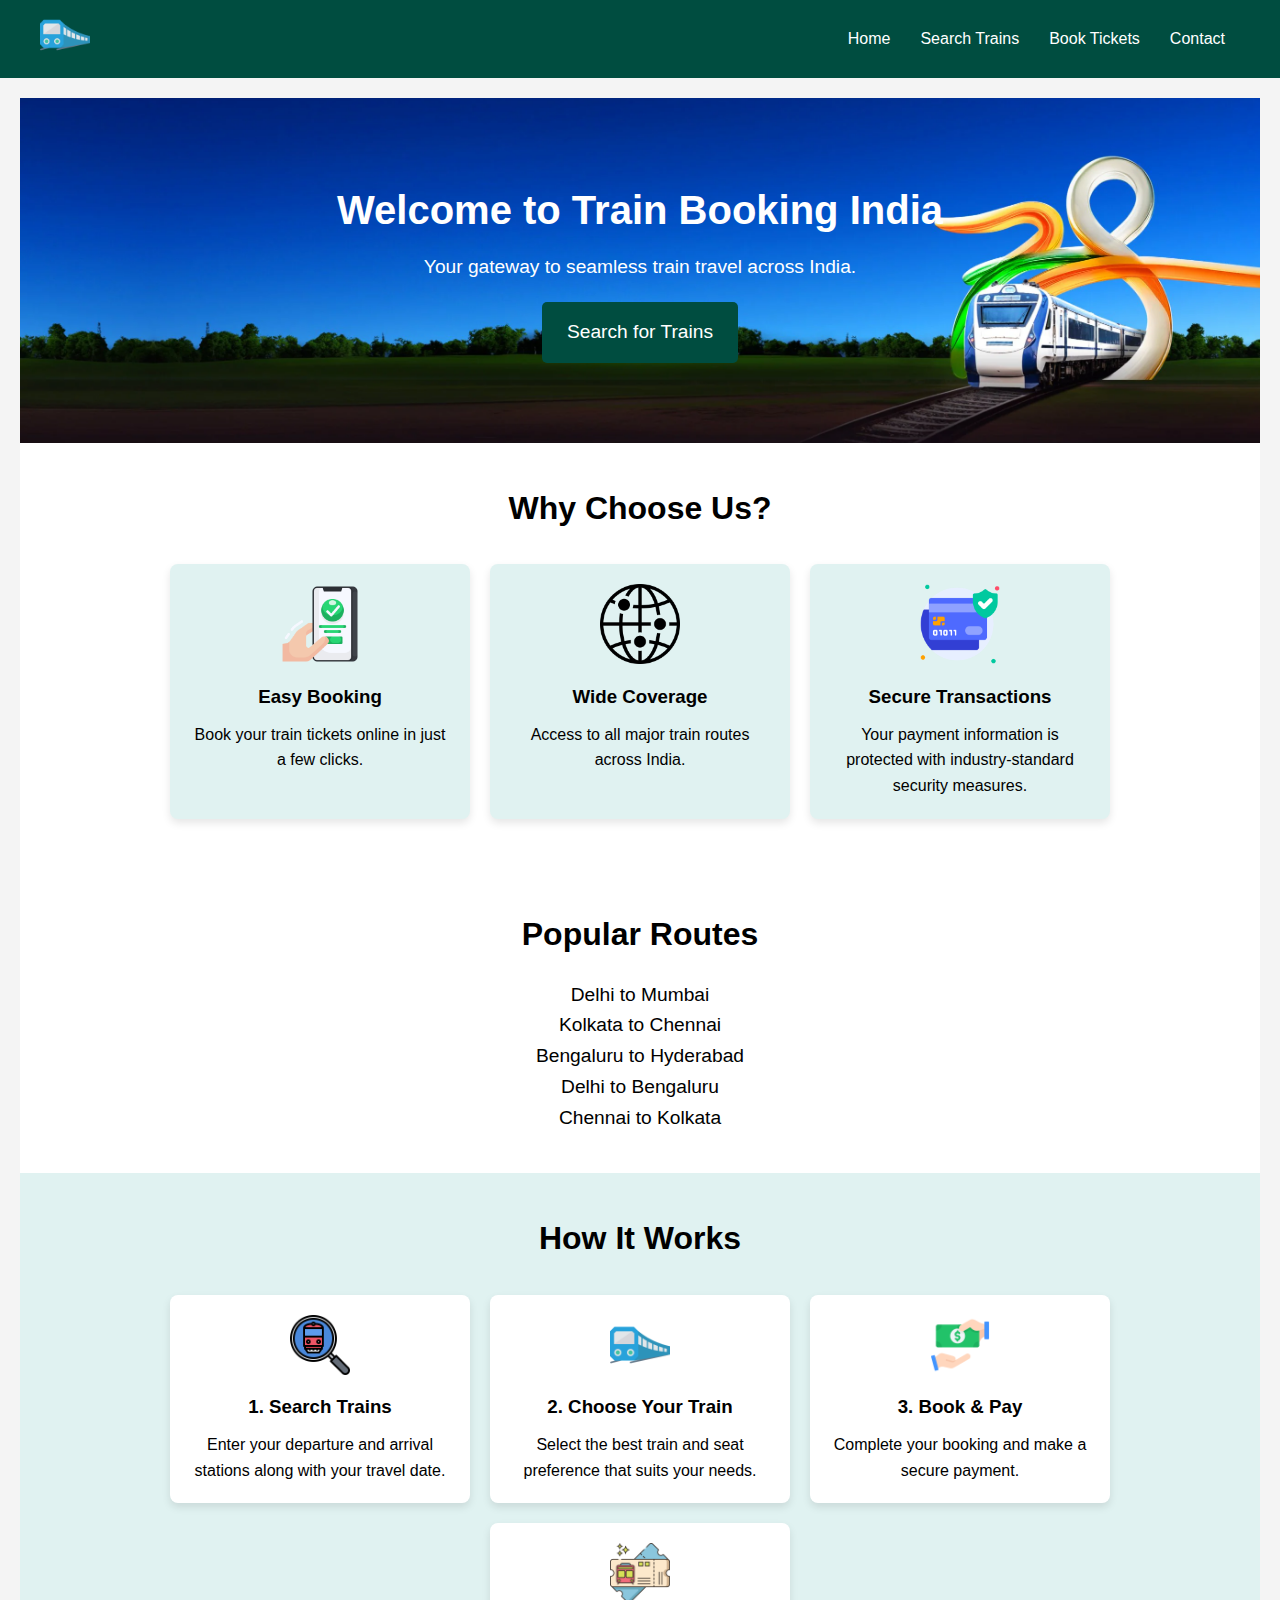
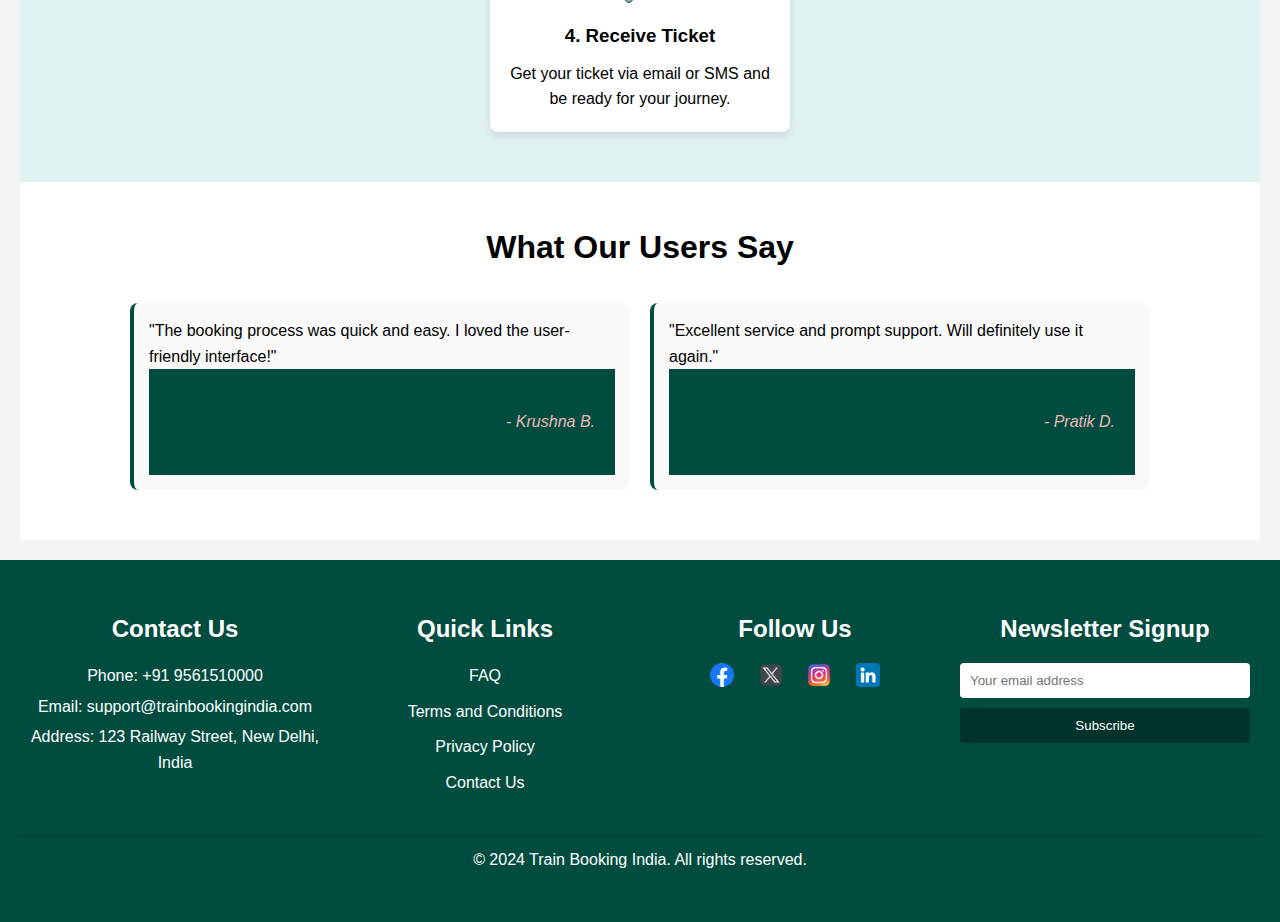
<file: index.html>
<!DOCTYPE html>
<html lang="en">
<head>
    <meta charset="UTF-8">
    <meta name="viewport" content="width=device-width, initial-scale=1.0">
    <title>Train Booking India</title>
    <link rel="icon" href="./icon/train.png" type="image">
    <link rel="stylesheet" href="./css/index.css">
</head>
<body>
    <header>
        <nav>
            <div class="logo">
                <a href="index.html">
                    <img src="./icon/train.png" alt="Train Booking India Logo">
                </a>
            </div>
            <ul class="nav-links">
                <li><a href="index.html">Home</a></li>
                <li><a href="./pages/search.html">Search Trains</a></li>
                <li><a href="./pages/book.html">Book Tickets</a></li>
                <li><a href="./pages/contact.html">Contact</a></li>
            </ul>
        </nav>
    </header>
    <main>
        <section class="hero">
            <div class="hero-content">
                <h1>Welcome to Train Booking India</h1>
                <p>Your gateway to seamless train travel across India.</p>
                <a href="./pages/search.html" class="cta-button">Search for Trains</a>
            </div>
        </section>

        <section class="features">
            <h2>Why Choose Us?</h2>
            <div class="feature-grid">
                <div class="feature">
                    <img src="./icon/booking.png" alt="Easy Booking">
                    <h3>Easy Booking</h3>
                    <p>Book your train tickets online in just a few clicks.</p>
                </div>
                <div class="feature">
                    <img src="./icon/worldwide-network-icon.png" alt="Wide Coverage">
                    <h3>Wide Coverage</h3>
                    <p>Access to all major train routes across India.</p>
                </div>
                <div class="feature">
                    <img src="./icon/transaction.png" alt="Secure Transactions">
                    <h3>Secure Transactions</h3>
                    <p>Your payment information is protected with industry-standard security measures.</p>
                </div>
            </div>
        </section>

        <section class="popular-routes">
            <h2>Popular Routes</h2>
            <ul>
                <li>Delhi to Mumbai</li>
                <li>Kolkata to Chennai</li>
                <li>Bengaluru to Hyderabad</li>
                <li>Delhi to Bengaluru</li>
                <li>Chennai to Kolkata</li>
            </ul>
        </section>

        <section class="how-it-works">
            <h2>How It Works</h2>
            <div class="steps">
                <div class="step">
                    <img src="./icon/train (1).png" alt="Search Trains">
                    <h3>1. Search Trains</h3>
                    <p>Enter your departure and arrival stations along with your travel date.</p>
                </div>
                <div class="step">
                    <img src="./icon/train.png" alt="Choose Your Train">
                    <h3>2. Choose Your Train</h3>
                    <p>Select the best train and seat preference that suits your needs.</p>
                </div>
                <div class="step">
                    <img src="./icon/payment.png" alt="Book & Pay">
                    <h3>3. Book & Pay</h3>
                    <p>Complete your booking and make a secure payment.</p>
                </div>
                <div class="step">
                    <img src="./icon/train-ticket.png" alt="Receive Ticket">
                    <h3>4. Receive Ticket</h3>
                    <p>Get your ticket via email or SMS and be ready for your journey.</p>
                </div>
            </div>
        </section>

        <section class="testimonials">
            <h2>What Our Users Say</h2>
            <div class="testimonial-grid">
                <blockquote>
                    <p>"The booking process was quick and easy. I loved the user-friendly interface!"</p>
                    <footer>- Krushna B.</footer>
                </blockquote>
                <blockquote>
                    <p>"Excellent service and prompt support. Will definitely use it again."</p>
                    <footer>- Pratik D.</footer>
                </blockquote>
            </div>
        </section>
    </main>
    <footer>
        <div class="footer-content">
            <div class="contact-info">
                <h3>Contact Us</h3>
                <p>Phone: +91 9561510000</p>
                <p>Email: support@trainbookingindia.com</p>
                <p>Address: 123 Railway Street, New Delhi, India</p>
            </div>
            <div class="quick-links">
                <h3>Quick Links</h3>
                <ul>
                    <li><a href="./pages/faq.html">FAQ</a></li>
                    <li><a href="./pages/terms.html">Terms and Conditions</a></li>
                    <li><a href="./pages/privacy.html">Privacy Policy</a></li>
                    <li><a href="./pages/contact.html">Contact Us</a></li>
                </ul>
            </div>
            <div class="social-media">
                <h3>Follow Us</h3>
                <a href="https://facebook.com/trainbookingindia" target="_blank"><img src="./icon/facebook.png" alt="Facebook"></a>
                <a href="https://twitter.com/trainbookingindia" target="_blank"><img src="./icon/Twitter.png" alt="Twitter"></a>
                <a href="https://instagram.com/trainbookingindia" target="_blank"><img src="./icon/instagram.png" alt="Instagram"></a>
                <a href="https://linkedin.com/company/trainbookingindia" target="_blank"><img src="./icon/linkedin.png" alt="LinkedIn"></a>
            </div>
            <div class="newsletter-signup">
                <h3>Newsletter Signup</h3>
                <form>
                    <input type="email" placeholder="Your email address" required>
                    <button type="submit">Subscribe</button>
                </form>
            </div>
        </div>
        <div class="footer-bottom">
            <p>&copy; 2024 Train Booking India. All rights reserved.</p>
        </div>
    </footer>
</body>
</html>
</file>
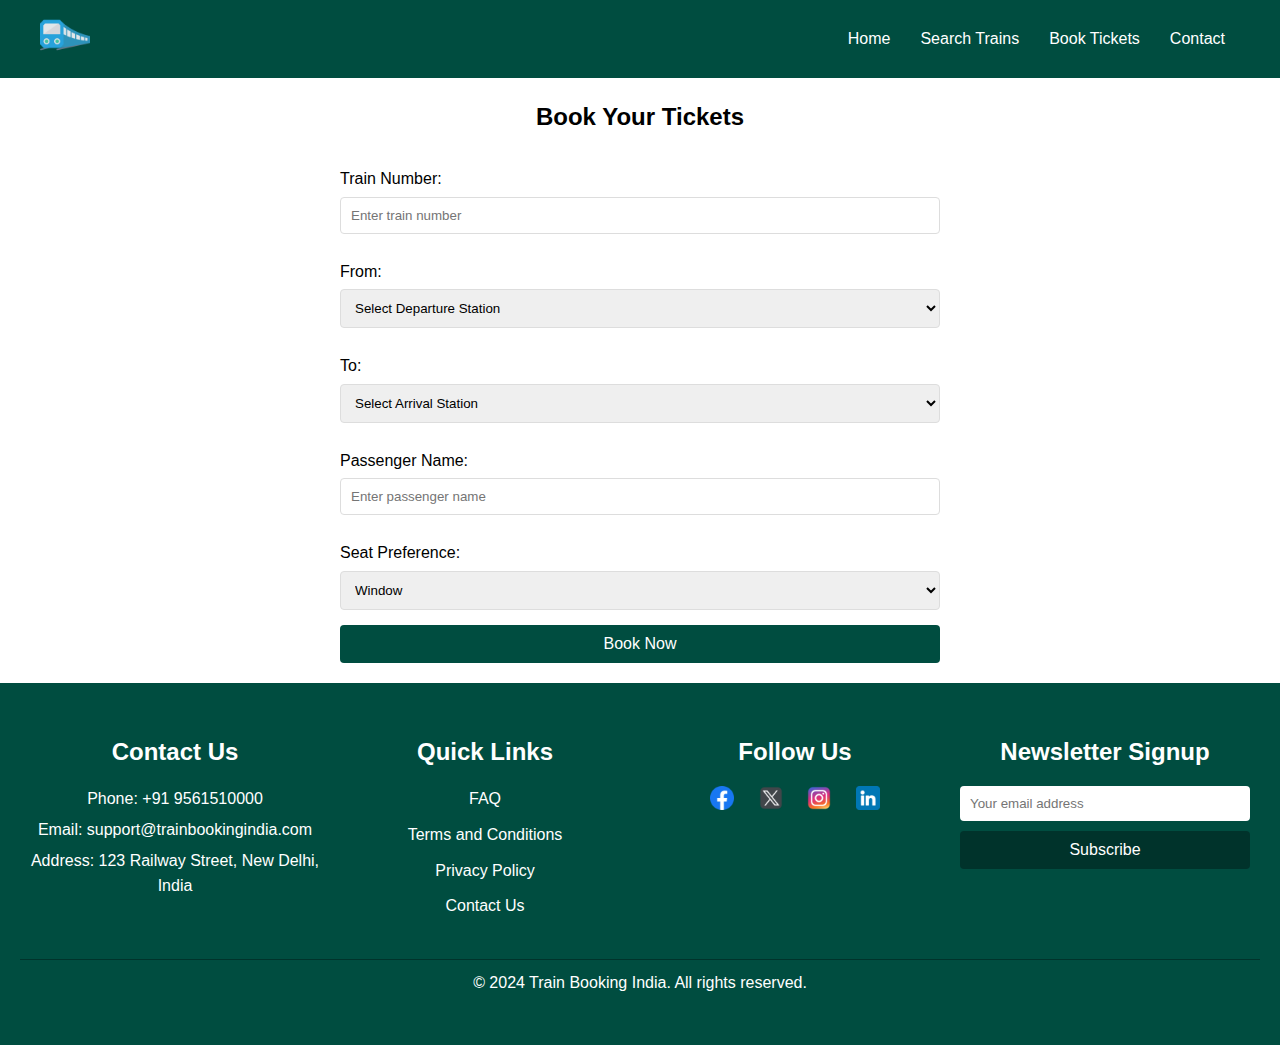
<file: pages/book.html>
<!DOCTYPE html>
<html lang="en">
<head>
    <meta charset="UTF-8">
    <meta name="viewport" content="width=device-width, initial-scale=1.0">
    <title>Book Tickets</title>
    <link rel="icon" href="./../icon/train.png" type="image">
    <link rel="stylesheet" href="./../css/styles.css">
</head>
<body>
    <header>
        <nav>
            <div class="logo">
                <a href="./../index.html">
                    <img src="./../icon/train.png" alt="Train Booking India Logo">
                </a>
            </div>
            <ul class="nav-links">
                <li><a href="./../index.html">Home</a></li>
                <li><a href="search.html">Search Trains</a></li>
                <li><a href="book.html">Book Tickets</a></li>
                <li><a href="contact.html">Contact</a></li>
            </ul>
        </nav>
    </header>
    <main>
        <section class="book-tickets">
            <h2>Book Your Tickets</h2>
            <form>
                <label for="train">Train Number:</label>
                <input type="text" id="train" name="train" placeholder="Enter train number" required>
                
                <label for="from">From:</label>
                <select id="from" name="from" required>
                   
                    <option value="">Select Departure Station</option>
                    <option value="Delhi">Delhi</option>
                    <option value="Mumbai">Mumbai</option>
                    <option value="Kolkata">Kolkata</option>
                    <option value="Chennai">Chennai</option>
                    <option value="Bengaluru">Bengaluru</option>
                    
                </select>
                
                <label for="to">To:</label>
                <select id="to" name="to" required>
                    
                    <option value="">Select Arrival Station</option>
                    <option value="Delhi">Delhi</option>
                    <option value="Mumbai">Mumbai</option>
                    <option value="Kolkata">Kolkata</option>
                    <option value="Chennai">Chennai</option>
                    <option value="Bengaluru">Bengaluru</option>
                    
                </select>
                
                <label for="passenger-name">Passenger Name:</label>
                <input type="text" id="passenger-name" name="passenger-name" placeholder="Enter passenger name" required>
                
                <label for="seat">Seat Preference:</label>
                <select id="seat" name="seat">
                    <option value="window">Window</option>
                    <option value="aisle">Aisle</option>
                    <option value="middle">Middle</option>
                </select>
                
                <button type="submit">Book Now</button>
            </form>
        </section>
    </main>
    <footer>
        <div class="footer-content">
            <div class="contact-info">
                <h3>Contact Us</h3>
                <p>Phone: +91 9561510000</p>
                <p>Email: support@trainbookingindia.com</p>
                <p>Address: 123 Railway Street, New Delhi, India</p>
            </div>
            <div class="quick-links">
                <h3>Quick Links</h3>
                <ul>
                    <li><a href="faq.html">FAQ</a></li>
                    <li><a href="terms.html">Terms and Conditions</a></li>
                    <li><a href="privacy.html">Privacy Policy</a></li>
                    <li><a href="contact.html">Contact Us</a></li>
                </ul>
            </div>
            <div class="social-media">
                <h3>Follow Us</h3>
                <a href="https://facebook.com/trainbookingindia" target="_blank"><img src="./../icon/facebook.png" alt="Facebook"></a>
                <a href="https://twitter.com/trainbookingindia" target="_blank"><img src="./../icon/Twitter.png" alt="Twitter"></a>
                <a href="https://instagram.com/trainbookingindia" target="_blank"><img src="./../icon/instagram.png" alt="Instagram"></a>
                <a href="https://linkedin.com/company/trainbookingindia" target="_blank"><img src="./../icon/linkedin.png" alt="LinkedIn"></a>
            </div>
            <div class="newsletter-signup">
                <h3>Newsletter Signup</h3>
                <form>
                    <input type="email" placeholder="Your email address" required>
                    <button type="submit">Subscribe</button>
                </form>
            </div>
        </div>
        <div class="footer-bottom">
            <p>&copy; 2024 Train Booking India. All rights reserved.</p>
        </div>
    </footer>
</body>
</html>
</file>
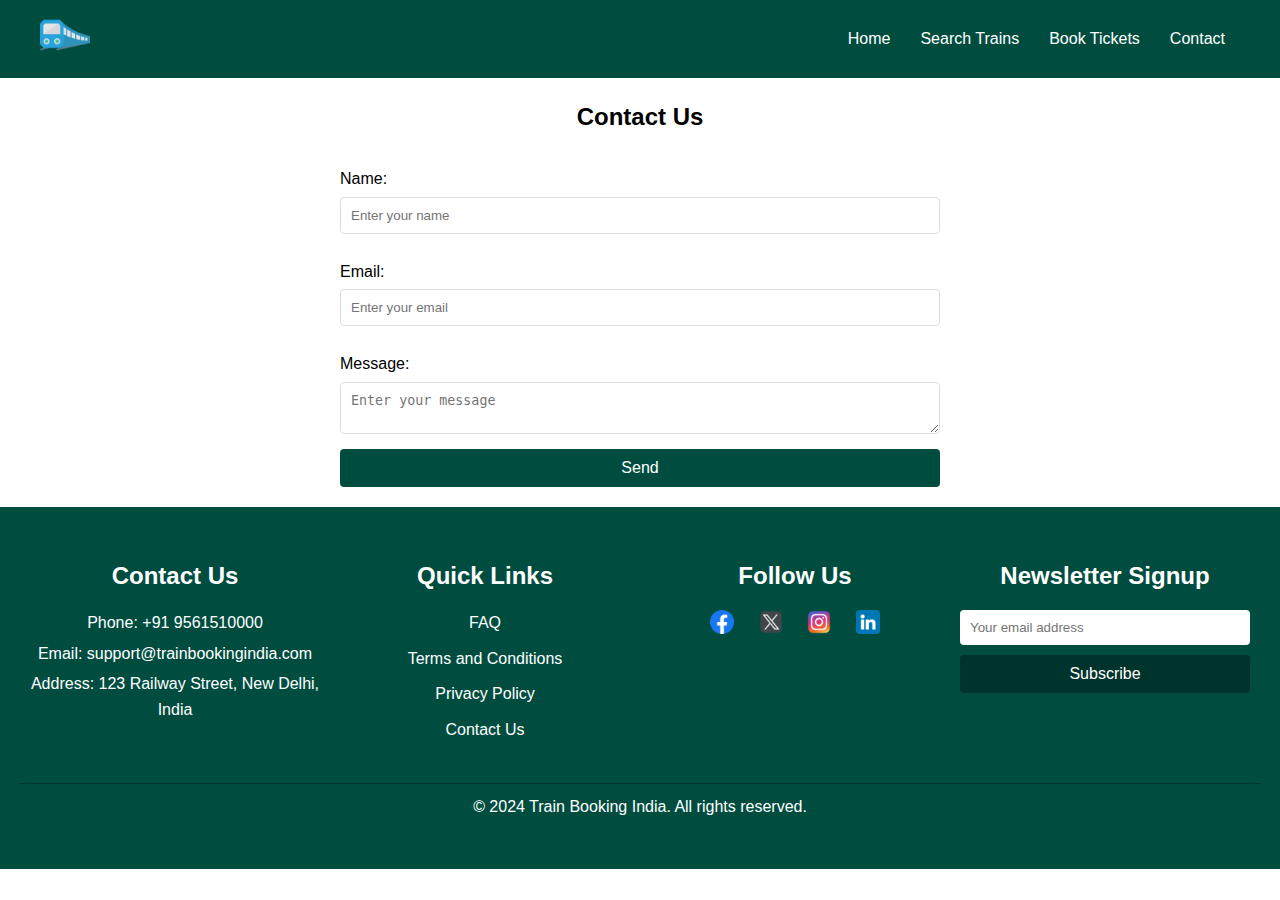
<file: pages/contact.html>
<!DOCTYPE html>
<html lang="en">
<head>
    <meta charset="UTF-8">
    <meta name="viewport" content="width=device-width, initial-scale=1.0">
    <title>Contact</title>
    <link rel="icon" href="./../icon/train.png" type="image">
    <link rel="stylesheet" href="./../css/styles.css">
</head>
<body>
    <header>
        <nav>
            <div class="logo">
                <a href="./../index.html">
                    <img src="./../icon/train.png" alt="Train Booking India Logo">
                </a>
            </div>
            <ul class="nav-links">
                <li><a href="./../index.html">Home</a></li>
                <li><a href="search.html">Search Trains</a></li>
                <li><a href="book.html">Book Tickets</a></li>
                <li><a href="contact.html">Contact</a></li>
            </ul>
        </nav>
    </header>
    <main>
        <section class="contact">
            <h2>Contact Us</h2>
            <form>
                <label for="name">Name:</label>
                <input type="text" id="name" name="name" placeholder="Enter your name" required>
                
                <label for="email">Email:</label>
                <input type="email" id="email" name="email" placeholder="Enter your email" required>
                
                <label for="message">Message:</label>
                <textarea id="message" name="message" placeholder="Enter your message" required></textarea>
                
                <button type="submit">Send</button>
            </form>
        </section>
    </main>
    <footer>
        <div class="footer-content">
            <div class="contact-info">
                <h3>Contact Us</h3>
                <p>Phone: +91 9561510000</p>
                <p>Email: support@trainbookingindia.com</p>
                <p>Address: 123 Railway Street, New Delhi, India</p>
            </div>
            <div class="quick-links">
                <h3>Quick Links</h3>
                <ul>
                    <li><a href="faq.html">FAQ</a></li>
                    <li><a href="terms.html">Terms and Conditions</a></li>
                    <li><a href="privacy.html">Privacy Policy</a></li>
                    <li><a href="contact.html">Contact Us</a></li>
                </ul>
            </div>
            <div class="social-media">
                <h3>Follow Us</h3>
                <a href="https://facebook.com/trainbookingindia" target="_blank"><img src="./../icon/facebook.png" alt="Facebook"></a>
                <a href="https://twitter.com/trainbookingindia" target="_blank"><img src="./../icon/Twitter.png" alt="Twitter"></a>
                <a href="https://instagram.com/trainbookingindia" target="_blank"><img src="./../icon/instagram.png" alt="Instagram"></a>
                <a href="https://linkedin.com/company/trainbookingindia" target="_blank"><img src="./../icon/linkedin.png" alt="LinkedIn"></a>
            </div>
            <div class="newsletter-signup">
                <h3>Newsletter Signup</h3>
                <form>
                    <input type="email" placeholder="Your email address" required>
                    <button type="submit">Subscribe</button>
                </form>
            </div>
        </div>
        <div class="footer-bottom">
            <p>&copy; 2024 Train Booking India. All rights reserved.</p>
        </div>
    </footer>
</body>
</html>
</file>
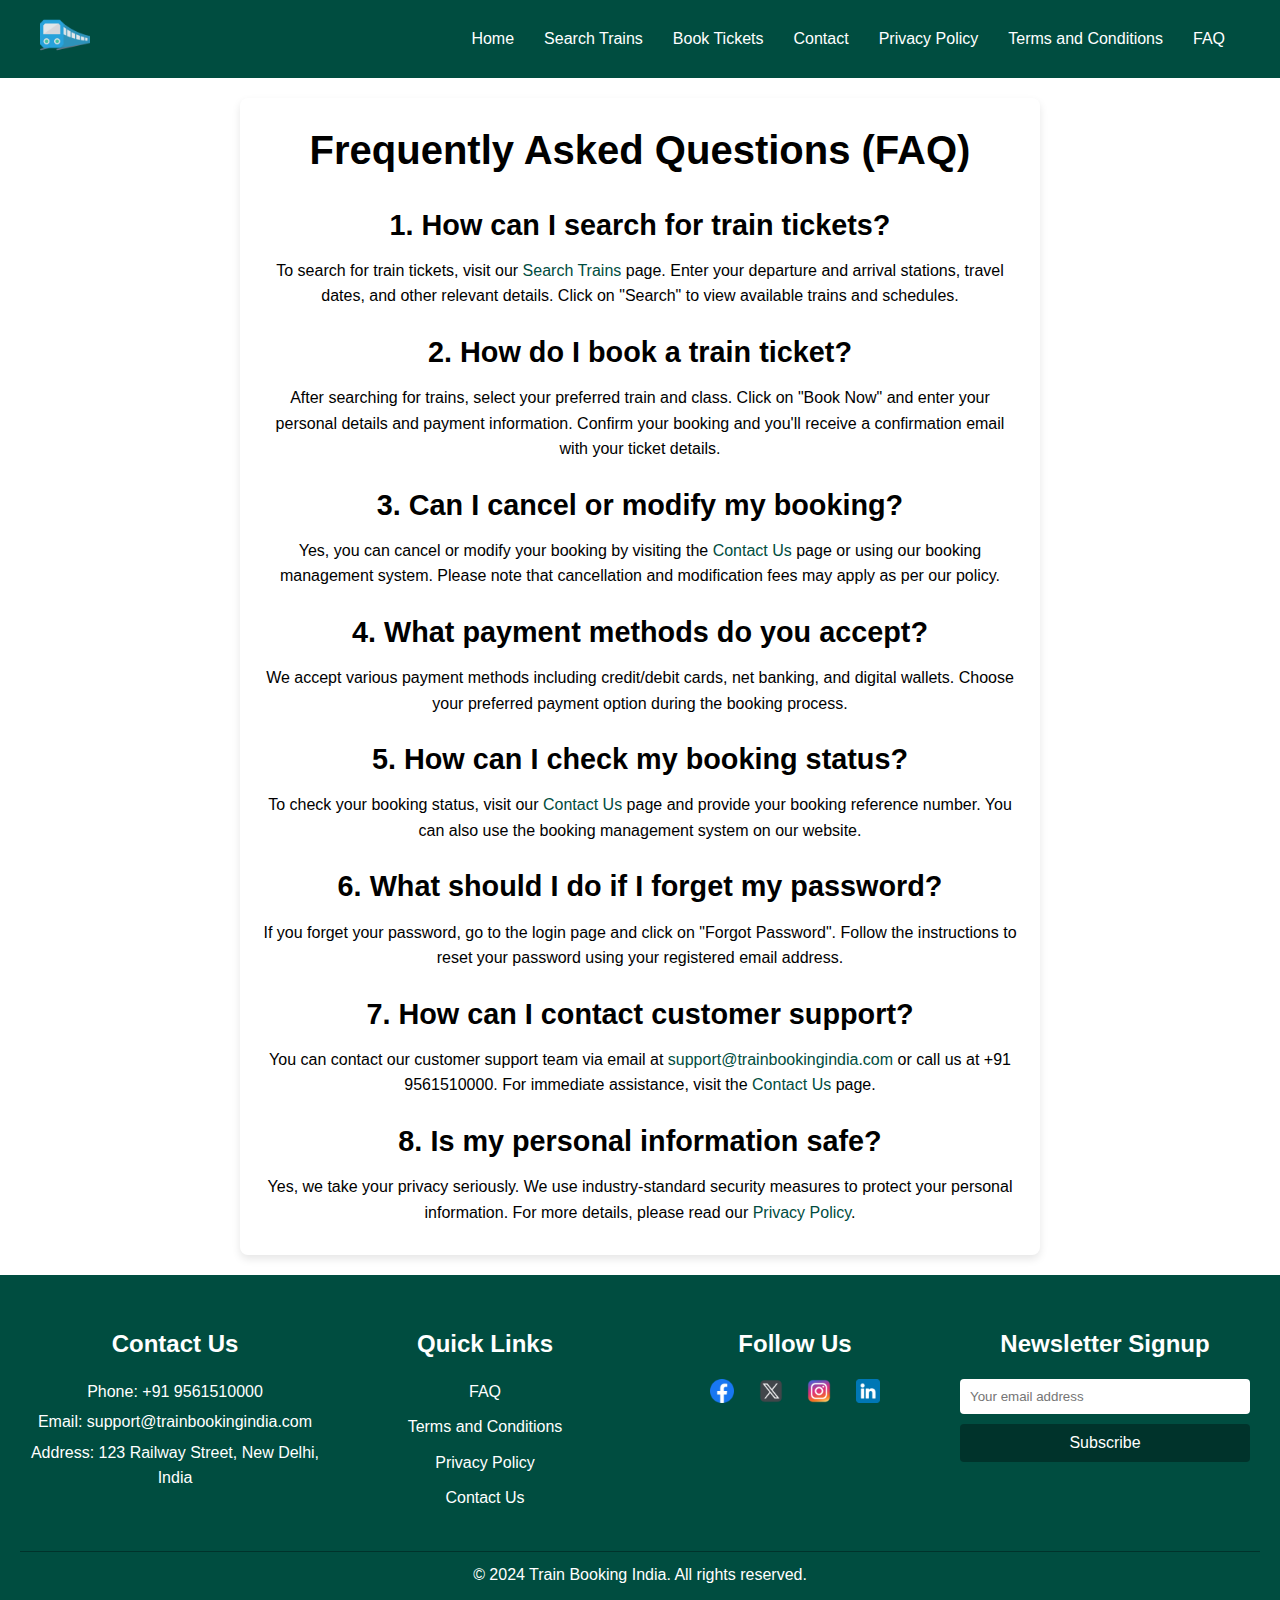
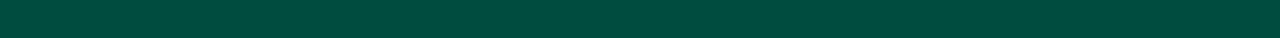
<file: pages/faq.html>
<!DOCTYPE html>
<html lang="en">
<head>
    <meta charset="UTF-8">
    <meta name="viewport" content="width=device-width, initial-scale=1.0">
    <title>FAQ</title>
    <link rel="icon" href="./../icon/train.png" type="image">
    <link rel="stylesheet" href="./../css/styles.css">
</head>
<body>
    <header>
        <nav>
            <div class="logo">
                <a href="./../index.html">
                    <img src="./../icon/train.png" alt="Train Booking India Logo">
                </a>
            </div>
            <ul class="nav-links">
                <li><a href="./../index.html">Home</a></li>
                <li><a href="search.html">Search Trains</a></li>
                <li><a href="book.html">Book Tickets</a></li>
                <li><a href="contact.html">Contact</a></li>
                <li><a href="privacy.html">Privacy Policy</a></li>
                <li><a href="terms.html">Terms and Conditions</a></li>
                <li><a href="faq.html">FAQ</a></li>
            </ul>
        </nav>
    </header>
    <main>
        <section class="faq">
            <h1>Frequently Asked Questions (FAQ)</h1>

            <div class="faq-item">
                <h2>1. How can I search for train tickets?</h2>
                <p>To search for train tickets, visit our <a href="search.html">Search Trains</a> page. Enter your departure and arrival stations, travel dates, and other relevant details. Click on "Search" to view available trains and schedules.</p>
            </div>

            <div class="faq-item">
                <h2>2. How do I book a train ticket?</h2>
                <p>After searching for trains, select your preferred train and class. Click on "Book Now" and enter your personal details and payment information. Confirm your booking and you'll receive a confirmation email with your ticket details.</p>
            </div>

            <div class="faq-item">
                <h2>3. Can I cancel or modify my booking?</h2>
                <p>Yes, you can cancel or modify your booking by visiting the <a href="contact.html">Contact Us</a> page or using our booking management system. Please note that cancellation and modification fees may apply as per our policy.</p>
            </div>

            <div class="faq-item">
                <h2>4. What payment methods do you accept?</h2>
                <p>We accept various payment methods including credit/debit cards, net banking, and digital wallets. Choose your preferred payment option during the booking process.</p>
            </div>

            <div class="faq-item">
                <h2>5. How can I check my booking status?</h2>
                <p>To check your booking status, visit our <a href="contact.html">Contact Us</a> page and provide your booking reference number. You can also use the booking management system on our website.</p>
            </div>

            <div class="faq-item">
                <h2>6. What should I do if I forget my password?</h2>
                <p>If you forget your password, go to the login page and click on "Forgot Password". Follow the instructions to reset your password using your registered email address.</p>
            </div>

            <div class="faq-item">
                <h2>7. How can I contact customer support?</h2>
                <p>You can contact our customer support team via email at <a href="mailto:support@trainbookingindia.com">support@trainbookingindia.com</a> or call us at +91 9561510000. For immediate assistance, visit the <a href="contact.html">Contact Us</a> page.</p>
            </div>

            <div class="faq-item">
                <h2>8. Is my personal information safe?</h2>
                <p>Yes, we take your privacy seriously. We use industry-standard security measures to protect your personal information. For more details, please read our <a href="privacy.html">Privacy Policy</a>.</p>
            </div>
        </section>
    </main>
    <footer>
        <div class="footer-content">
            <div class="contact-info">
                <h3>Contact Us</h3>
                <p>Phone: +91 9561510000</p>
                <p>Email: support@trainbookingindia.com</p>
                <p>Address: 123 Railway Street, New Delhi, India</p>
            </div>
            <div class="quick-links">
                <h3>Quick Links</h3>
                <ul>
                    <li><a href="faq.html">FAQ</a></li>
                    <li><a href="terms.html">Terms and Conditions</a></li>
                    <li><a href="privacy.html">Privacy Policy</a></li>
                    <li><a href="contact.html">Contact Us</a></li>
                </ul>
            </div>
            <div class="social-media">
                <h3>Follow Us</h3>
                <a href="https://facebook.com/trainbookingindia" target="_blank"><img src="./../icon/facebook.png" alt="Facebook"></a>
                <a href="https://twitter.com/trainbookingindia" target="_blank"><img src="./../icon/Twitter.png" alt="Twitter"></a>
                <a href="https://instagram.com/trainbookingindia" target="_blank"><img src="./../icon/instagram.png" alt="Instagram"></a>
                <a href="https://linkedin.com/company/trainbookingindia" target="_blank"><img src="./../icon/linkedin.png" alt="LinkedIn"></a>
            </div>
            <div class="newsletter-signup">
                <h3>Newsletter Signup</h3>
                <form>
                    <input type="email" placeholder="Your email address" required>
                    <button type="submit">Subscribe</button>
                </form>
            </div>
        </div>
        <div class="footer-bottom">
            <p>&copy; 2024 Train Booking India. All rights reserved.</p>
        </div>
    </footer>
</body>
</html>
</file>
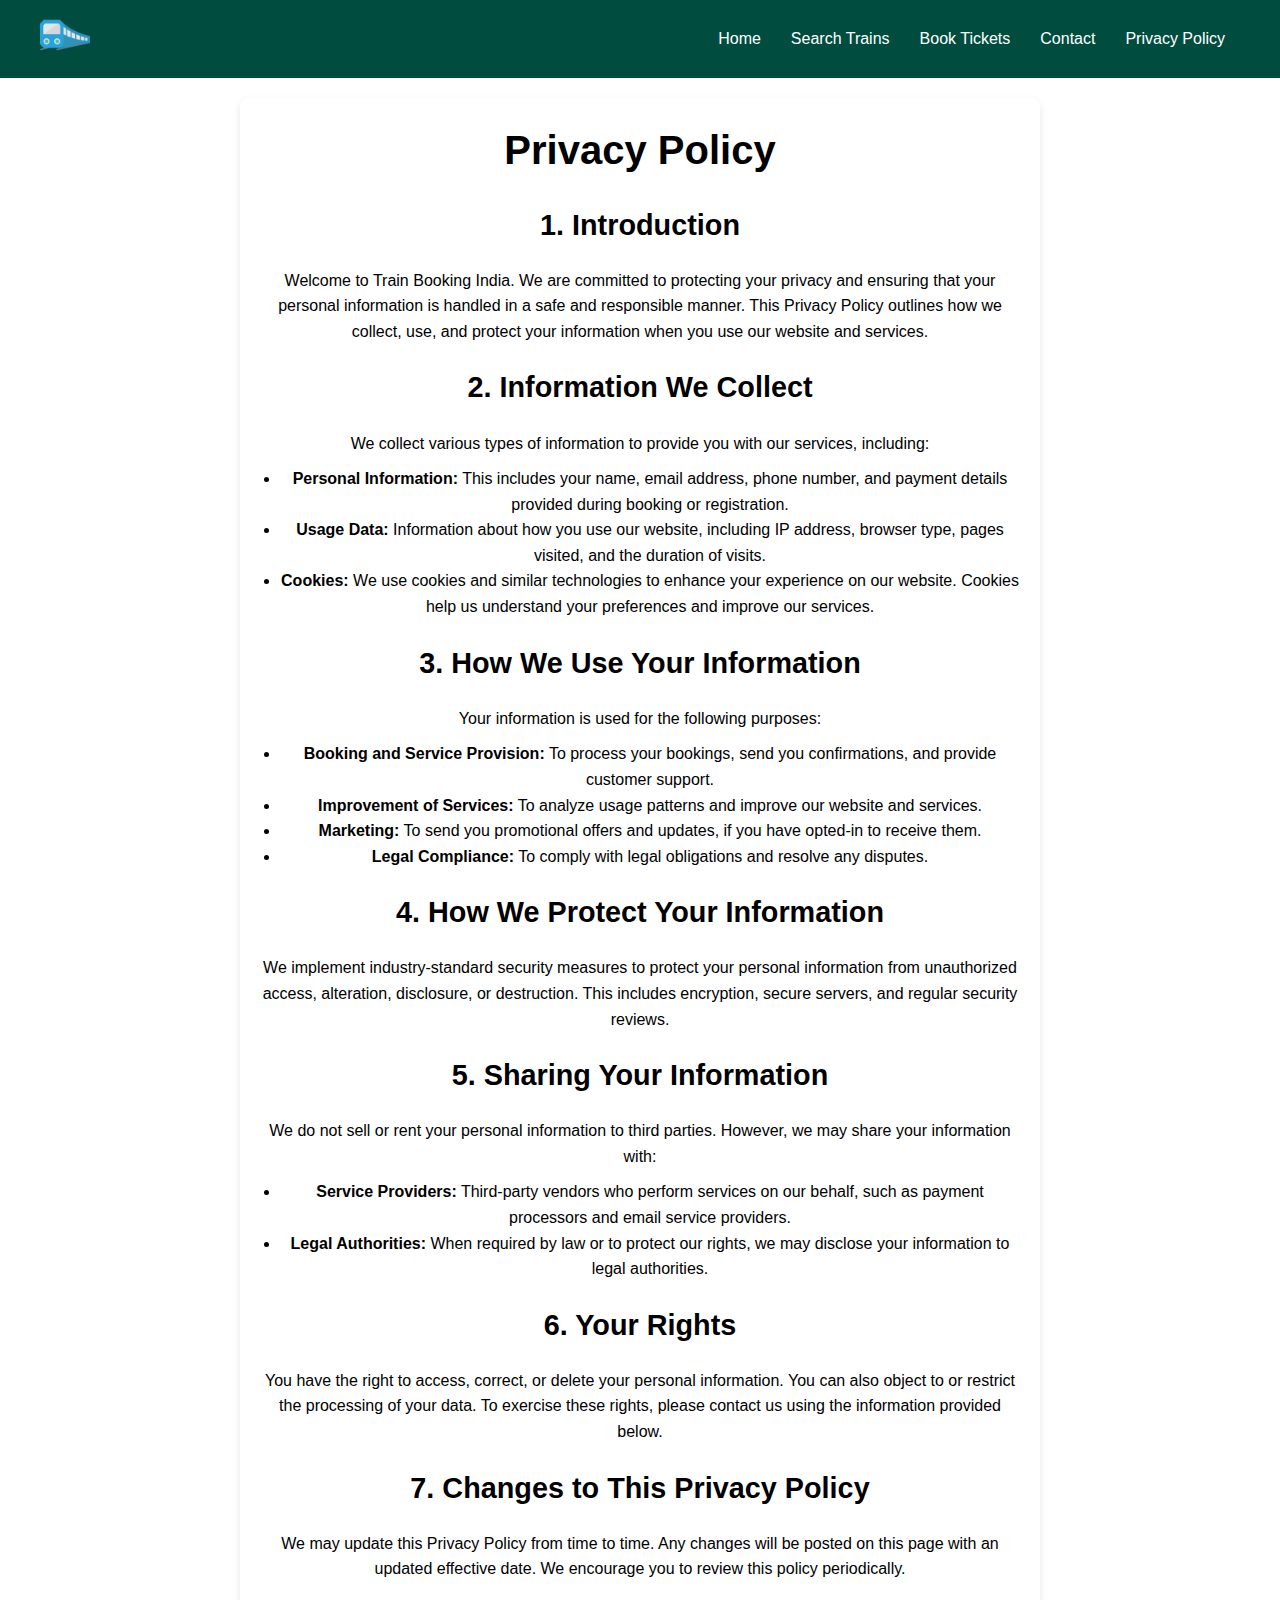
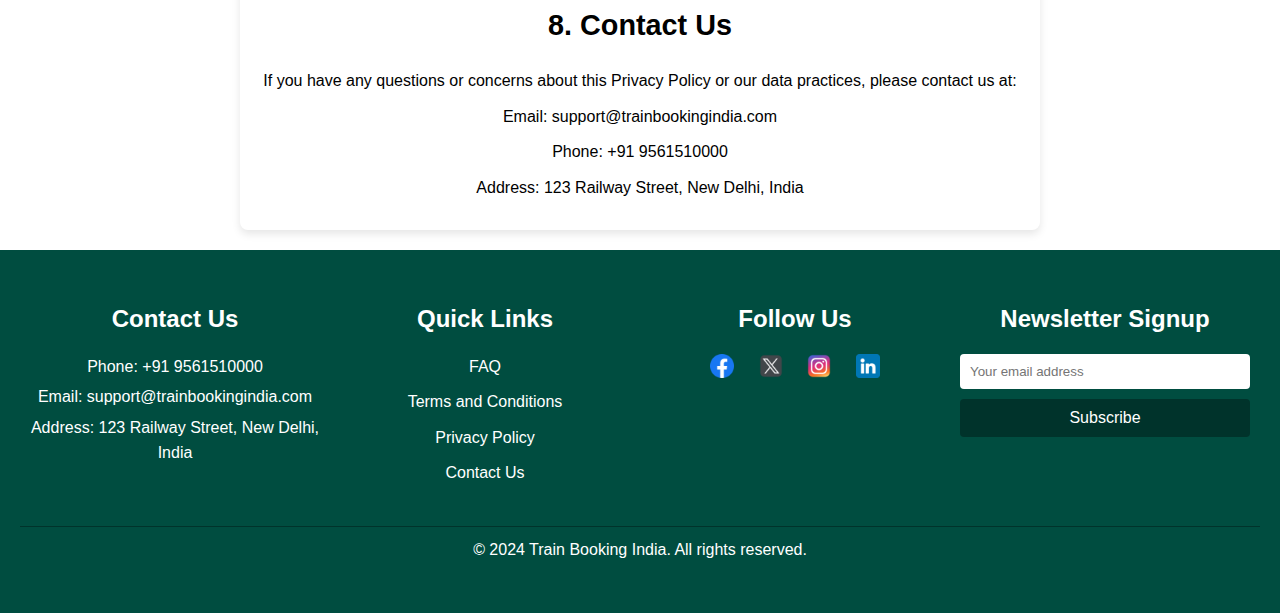
<file: pages/privacy.html>
<!DOCTYPE html>
<html lang="en">
<head>
    <meta charset="UTF-8">
    <meta name="viewport" content="width=device-width, initial-scale=1.0">
    <title>Privacy Policy</title>
    <link rel="icon" href="./../icon/train.png" type="image">
    <link rel="stylesheet" href="./../css/styles.css">
</head>
<body>
    <header>
        <nav>
            <div class="logo">
                <a href="./../index.html">
                    <img src="./../icon/train.png" alt="Train Booking India Logo">
                </a>
            </div>
            <ul class="nav-links">
                <li><a href="./../index.html">Home</a></li>
                <li><a href="search.html">Search Trains</a></li>
                <li><a href="book.html">Book Tickets</a></li>
                <li><a href="contact.html">Contact</a></li>
                <li><a href="privacy.html">Privacy Policy</a></li>
            </ul>
        </nav>
    </header>
    <main>
        <section class="privacy-policy">
            <h1>Privacy Policy</h1>

            <h2>1. Introduction</h2>
            <p>Welcome to Train Booking India. We are committed to protecting your privacy and ensuring that your personal information is handled in a safe and responsible manner. This Privacy Policy outlines how we collect, use, and protect your information when you use our website and services.</p>

            <h2>2. Information We Collect</h2>
            <p>We collect various types of information to provide you with our services, including:</p>
            <ul>
                <li><strong>Personal Information:</strong> This includes your name, email address, phone number, and payment details provided during booking or registration.</li>
                <li><strong>Usage Data:</strong> Information about how you use our website, including IP address, browser type, pages visited, and the duration of visits.</li>
                <li><strong>Cookies:</strong> We use cookies and similar technologies to enhance your experience on our website. Cookies help us understand your preferences and improve our services.</li>
            </ul>

            <h2>3. How We Use Your Information</h2>
            <p>Your information is used for the following purposes:</p>
            <ul>
                <li><strong>Booking and Service Provision:</strong> To process your bookings, send you confirmations, and provide customer support.</li>
                <li><strong>Improvement of Services:</strong> To analyze usage patterns and improve our website and services.</li>
                <li><strong>Marketing:</strong> To send you promotional offers and updates, if you have opted-in to receive them.</li>
                <li><strong>Legal Compliance:</strong> To comply with legal obligations and resolve any disputes.</li>
            </ul>

            <h2>4. How We Protect Your Information</h2>
            <p>We implement industry-standard security measures to protect your personal information from unauthorized access, alteration, disclosure, or destruction. This includes encryption, secure servers, and regular security reviews.</p>

            <h2>5. Sharing Your Information</h2>
            <p>We do not sell or rent your personal information to third parties. However, we may share your information with:</p>
            <ul>
                <li><strong>Service Providers:</strong> Third-party vendors who perform services on our behalf, such as payment processors and email service providers.</li>
                <li><strong>Legal Authorities:</strong> When required by law or to protect our rights, we may disclose your information to legal authorities.</li>
            </ul>

            <h2>6. Your Rights</h2>
            <p>You have the right to access, correct, or delete your personal information. You can also object to or restrict the processing of your data. To exercise these rights, please contact us using the information provided below.</p>

            <h2>7. Changes to This Privacy Policy</h2>
            <p>We may update this Privacy Policy from time to time. Any changes will be posted on this page with an updated effective date. We encourage you to review this policy periodically.</p>

            <h2>8. Contact Us</h2>
            <p>If you have any questions or concerns about this Privacy Policy or our data practices, please contact us at:</p>
            <p>Email: support@trainbookingindia.com</p>
            <p>Phone: +91 9561510000</p>
            <p>Address: 123 Railway Street, New Delhi, India</p>
        </section>
    </main>
    <footer>
        <div class="footer-content">
            <div class="contact-info">
                <h3>Contact Us</h3>
                <p>Phone: +91 9561510000</p>
                <p>Email: support@trainbookingindia.com</p>
                <p>Address: 123 Railway Street, New Delhi, India</p>
            </div>
            <div class="quick-links">
                <h3>Quick Links</h3>
                <ul>
                    <li><a href="faq.html">FAQ</a></li>
                    <li><a href="terms.html">Terms and Conditions</a></li>
                    <li><a href="privacy.html">Privacy Policy</a></li>
                    <li><a href="contact.html">Contact Us</a></li>
                </ul>
            </div>
            <div class="social-media">
                <h3>Follow Us</h3>
                <a href="https://facebook.com/trainbookingindia" target="_blank"><img src="./../icon/facebook.png" alt="Facebook"></a>
                <a href="https://twitter.com/trainbookingindia" target="_blank"><img src="./../icon/Twitter.png" alt="Twitter"></a>
                <a href="https://instagram.com/trainbookingindia" target="_blank"><img src="./../icon/instagram.png" alt="Instagram"></a>
                <a href="https://linkedin.com/company/trainbookingindia" target="_blank"><img src="./../icon/linkedin.png" alt="LinkedIn"></a>
            </div>
            <div class="newsletter-signup">
                <h3>Newsletter Signup</h3>
                <form >
                    <input type="email" placeholder="Your email address" required>
                    <button type="submit">Subscribe</button>
                </form>
            </div>
        </div>
        <div class="footer-bottom">
            <p>&copy; 2024 Train Booking India. All rights reserved.</p>
        </div>
    </footer>
</body>
</html>
</file>
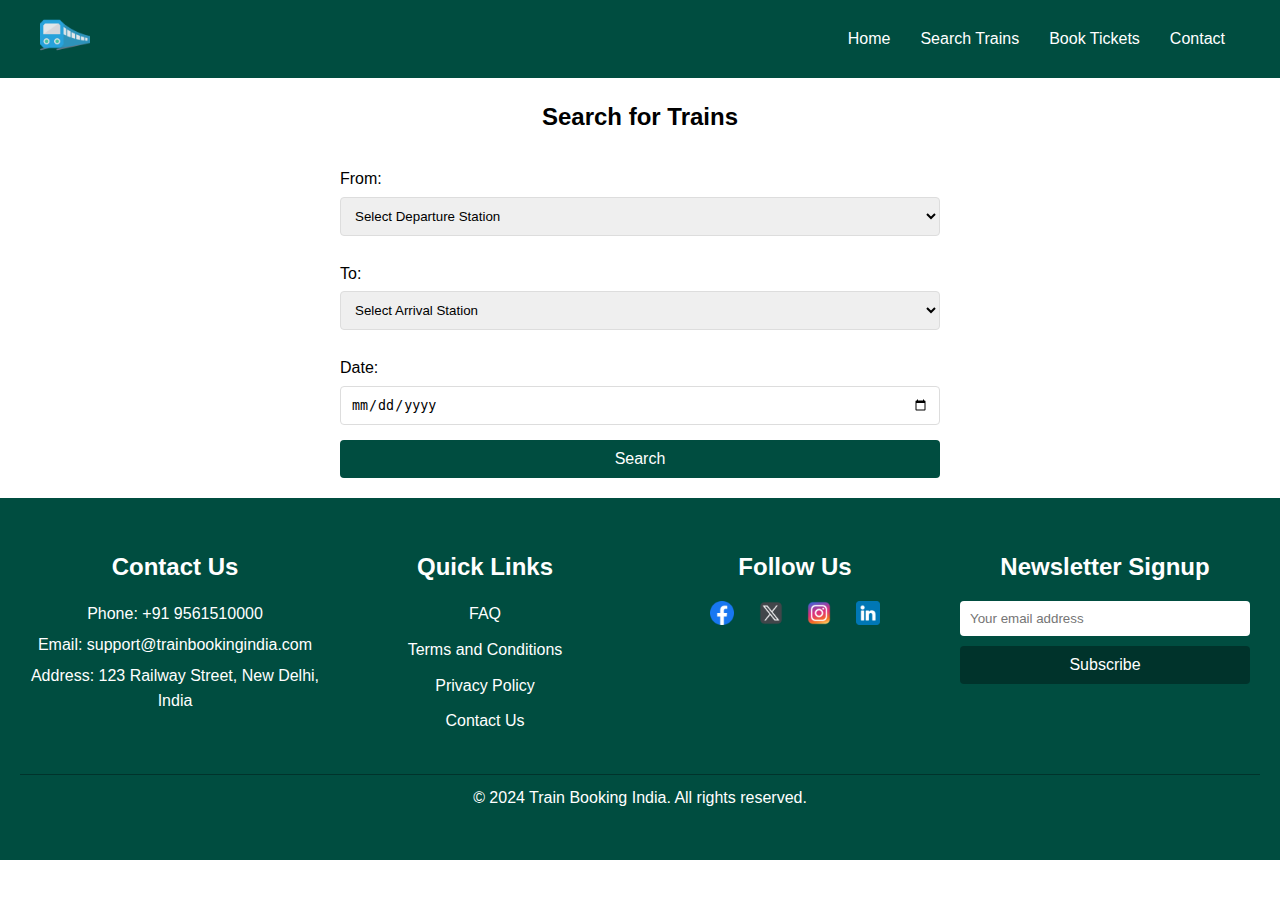
<file: pages/search.html>
<!DOCTYPE html>
<html lang="en">
<head>
    <meta charset="UTF-8">
    <meta name="viewport" content="width=device-width, initial-scale=1.0">
    <title>Search Trains</title>
    <link rel="icon" href="./../icon/train.png" type="image">
    <link rel="stylesheet" href="./../css/styles.css">
</head>
<body>
    <header>
        <nav>
            <div class="logo">
                <a href="./../index.html">
                    <img src="./../icon/train.png" alt="Train Booking India Logo">
                </a>
            </div>
            <ul class="nav-links">
                <li><a href="./../index.html">Home</a></li>
                <li><a href="search.html">Search Trains</a></li>
                <li><a href="book.html">Book Tickets</a></li>
                <li><a href="contact.html">Contact</a></li>
            </ul>
        </nav>
    </header>
    <main>
        <section class="search-trains">
            <h2>Search for Trains</h2>
            <form>
                <label for="from">From:</label>
                <select id="from" name="from" required>
                    
                    <option value="">Select Departure Station</option>
                    <option value="Delhi">Delhi</option>
                    <option value="Mumbai">Mumbai</option>
                    <option value="Kolkata">Kolkata</option>
                    <option value="Chennai">Chennai</option>
                    <option value="Bengaluru">Bengaluru</option>
                   
                </select>
                
                <label for="to">To:</label>
                <select id="to" name="to" required>
                   
                    <option value="">Select Arrival Station</option>
                    <option value="Delhi">Delhi</option>
                    <option value="Mumbai">Mumbai</option>
                    <option value="Kolkata">Kolkata</option>
                    <option value="Chennai">Chennai</option>
                    <option value="Bengaluru">Bengaluru</option>
                    
                </select>
                
                <label for="date">Date:</label>
                <input type="date" id="date" name="date" required>
                
                <button type="submit">Search</button>
            </form>
        </section>
    </main>
    <footer>
        <div class="footer-content">
            <div class="contact-info">
                <h3>Contact Us</h3>
                <p>Phone: +91 9561510000</p>
                <p>Email: support@trainbookingindia.com</p>
                <p>Address: 123 Railway Street, New Delhi, India</p>
            </div>
            <div class="quick-links">
                <h3>Quick Links</h3>
                <ul>
                    <li><a href="faq.html">FAQ</a></li>
                    <li><a href="terms.html">Terms and Conditions</a></li>
                    <li><a href="privacy.html">Privacy Policy</a></li>
                    <li><a href="contact.html">Contact Us</a></li>
                </ul>
            </div>
            <div class="social-media">
                <h3>Follow Us</h3>
                <a href="https://facebook.com/trainbookingindia" target="_blank"><img src="./../icon/facebook.png" alt="Facebook"></a>
                <a href="https://twitter.com/trainbookingindia" target="_blank"><img src="./../icon/Twitter.png" alt="Twitter"></a>
                <a href="https://instagram.com/trainbookingindia" target="_blank"><img src="./../icon/instagram.png" alt="Instagram"></a>
                <a href="https://linkedin.com/company/trainbookingindia" target="_blank"><img src="./../icon/linkedin.png" alt="LinkedIn"></a>
            </div>
            <div class="newsletter-signup">
                <h3>Newsletter Signup</h3>
                <form>
                    <input type="email" placeholder="Your email address" required>
                    <button type="submit">Subscribe</button>
                </form>
            </div>
        </div>
        <div class="footer-bottom">
            <p>&copy; 2024 Train Booking India. All rights reserved.</p>
        </div>
    </footer>
</body>
</html>
</file>
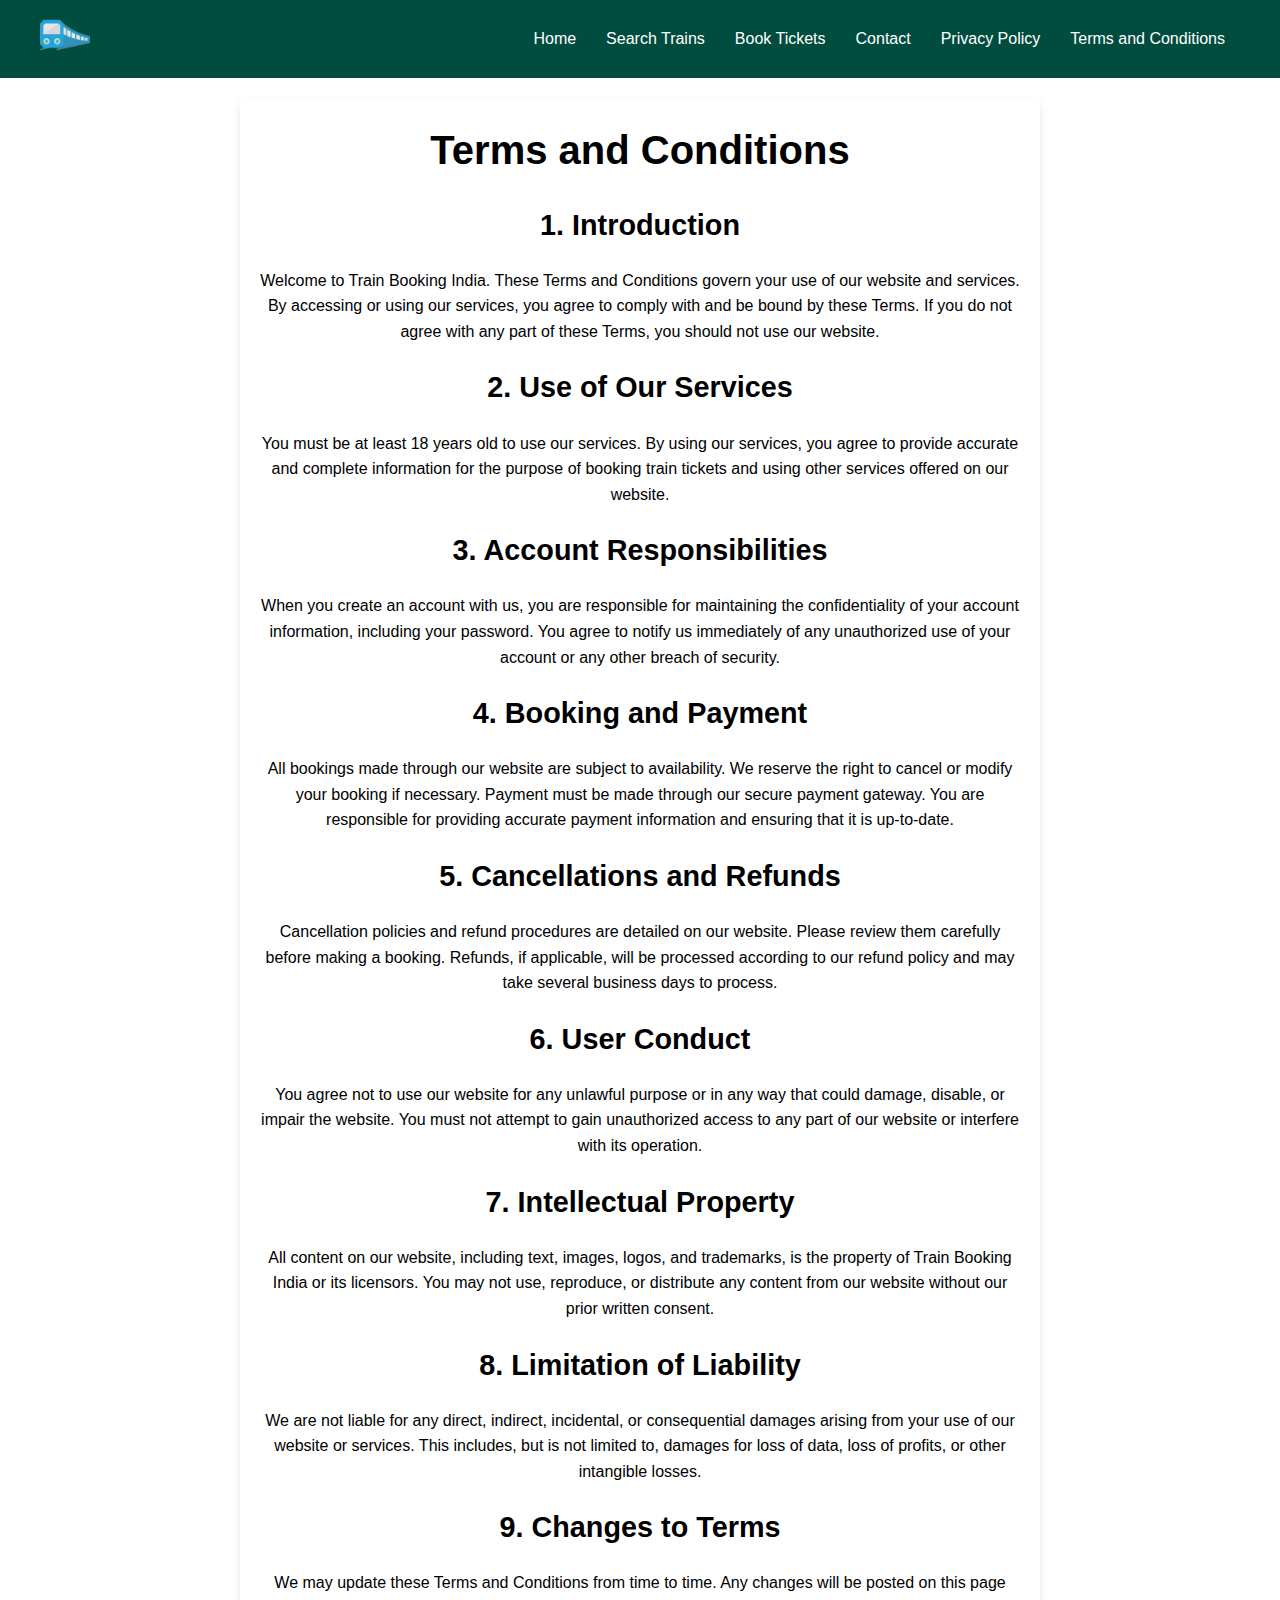
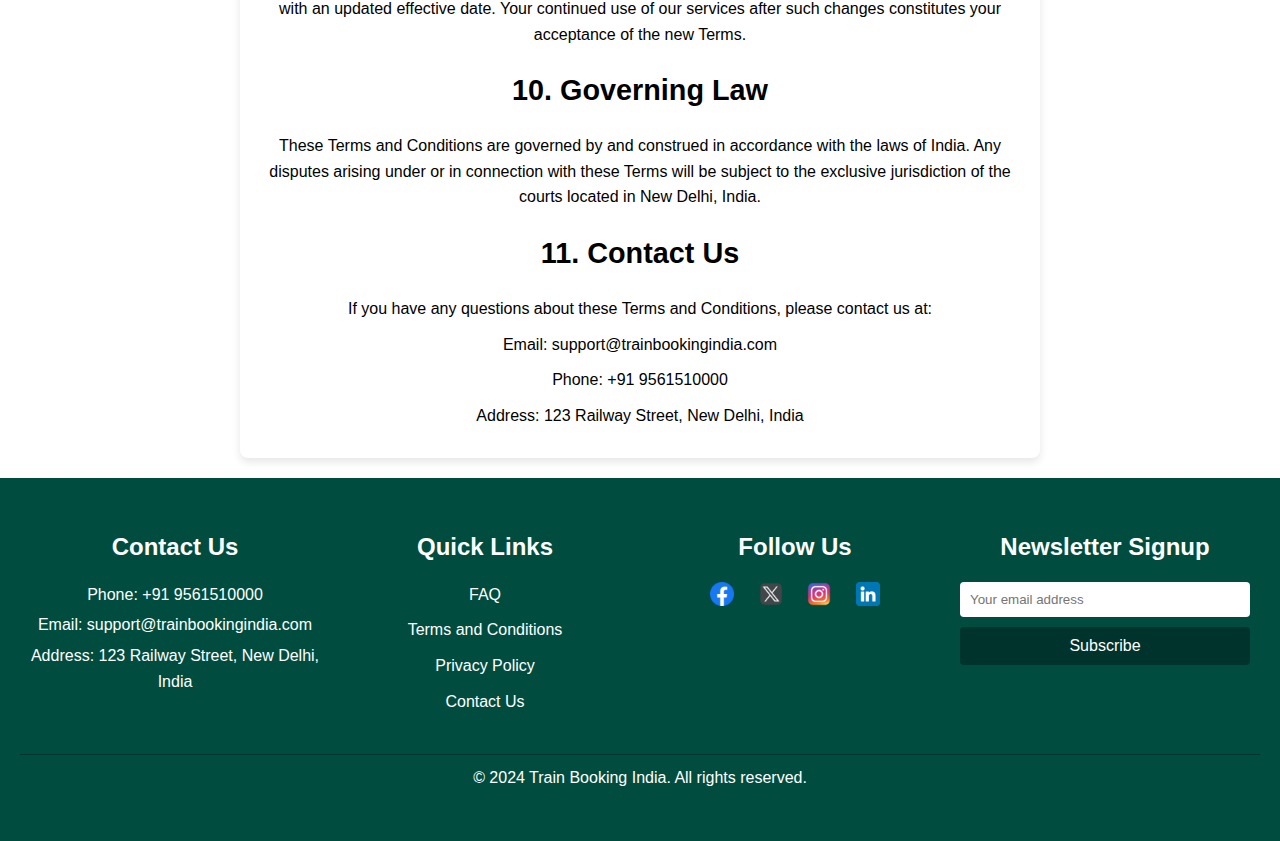
<file: pages/terms.html>
<!DOCTYPE html>
<html lang="en">
<head>
    <meta charset="UTF-8">
    <meta name="viewport" content="width=device-width, initial-scale=1.0">
    <title>Terms and Conditions</title>
    <link rel="icon" href="./../icon/train.png" type="image">
    <link rel="stylesheet" href="./../css/styles.css">
</head>
<body>
    <header>
        <nav>
            <div class="logo">
                <a href="./../index.html">
                    <img src="./../icon/train.png" alt="Train Booking India Logo">
                </a>
            </div>
            <ul class="nav-links">
                <li><a href="./../index.html">Home</a></li>
                <li><a href="search.html">Search Trains</a></li>
                <li><a href="book.html">Book Tickets</a></li>
                <li><a href="contact.html">Contact</a></li>
                <li><a href="privacy.html">Privacy Policy</a></li>
                <li><a href="terms.html">Terms and Conditions</a></li>
            </ul>
        </nav>
    </header>
    <main>
        <section class="terms-conditions">
            <h1>Terms and Conditions</h1>
            
            <h2>1. Introduction</h2>
            <p>Welcome to Train Booking India. These Terms and Conditions govern your use of our website and services. By accessing or using our services, you agree to comply with and be bound by these Terms. If you do not agree with any part of these Terms, you should not use our website.</p>

            <h2>2. Use of Our Services</h2>
            <p>You must be at least 18 years old to use our services. By using our services, you agree to provide accurate and complete information for the purpose of booking train tickets and using other services offered on our website.</p>

            <h2>3. Account Responsibilities</h2>
            <p>When you create an account with us, you are responsible for maintaining the confidentiality of your account information, including your password. You agree to notify us immediately of any unauthorized use of your account or any other breach of security.</p>

            <h2>4. Booking and Payment</h2>
            <p>All bookings made through our website are subject to availability. We reserve the right to cancel or modify your booking if necessary. Payment must be made through our secure payment gateway. You are responsible for providing accurate payment information and ensuring that it is up-to-date.</p>

            <h2>5. Cancellations and Refunds</h2>
            <p>Cancellation policies and refund procedures are detailed on our website. Please review them carefully before making a booking. Refunds, if applicable, will be processed according to our refund policy and may take several business days to process.</p>

            <h2>6. User Conduct</h2>
            <p>You agree not to use our website for any unlawful purpose or in any way that could damage, disable, or impair the website. You must not attempt to gain unauthorized access to any part of our website or interfere with its operation.</p>

            <h2>7. Intellectual Property</h2>
            <p>All content on our website, including text, images, logos, and trademarks, is the property of Train Booking India or its licensors. You may not use, reproduce, or distribute any content from our website without our prior written consent.</p>

            <h2>8. Limitation of Liability</h2>
            <p>We are not liable for any direct, indirect, incidental, or consequential damages arising from your use of our website or services. This includes, but is not limited to, damages for loss of data, loss of profits, or other intangible losses.</p>

            <h2>9. Changes to Terms</h2>
            <p>We may update these Terms and Conditions from time to time. Any changes will be posted on this page with an updated effective date. Your continued use of our services after such changes constitutes your acceptance of the new Terms.</p>

            <h2>10. Governing Law</h2>
            <p>These Terms and Conditions are governed by and construed in accordance with the laws of India. Any disputes arising under or in connection with these Terms will be subject to the exclusive jurisdiction of the courts located in New Delhi, India.</p>

            <h2>11. Contact Us</h2>
            <p>If you have any questions about these Terms and Conditions, please contact us at:</p>
            <p>Email: support@trainbookingindia.com</p>
            <p>Phone: +91 9561510000</p>
            <p>Address: 123 Railway Street, New Delhi, India</p>
        </section>
    </main>
    <footer>
        <div class="footer-content">
            <div class="contact-info">
                <h3>Contact Us</h3>
                <p>Phone: +91 9561510000</p>
                <p>Email: support@trainbookingindia.com</p>
                <p>Address: 123 Railway Street, New Delhi, India</p>
            </div>
            <div class="quick-links">
                <h3>Quick Links</h3>
                <ul>
                    <li><a href="faq.html">FAQ</a></li>
                    <li><a href="terms.html">Terms and Conditions</a></li>
                    <li><a href="privacy.html">Privacy Policy</a></li>
                    <li><a href="contact.html">Contact Us</a></li>
                </ul>
            </div>
            <div class="social-media">
                <h3>Follow Us</h3>
                <a href="https://facebook.com/trainbookingindia" target="_blank"><img src="./../icon/facebook.png" alt="Facebook"></a>
                <a href="https://twitter.com/trainbookingindia" target="_blank"><img src="./../icon/Twitter.png" alt="Twitter"></a>
                <a href="https://instagram.com/trainbookingindia" target="_blank"><img src="./../icon/instagram.png" alt="Instagram"></a>
                <a href="https://linkedin.com/company/trainbookingindia" target="_blank"><img src="./../icon/linkedin.png" alt="LinkedIn"></a>
            </div>
            <div class="newsletter-signup">
                <h3>Newsletter Signup</h3>
                <form>
                    <input type="email" placeholder="Your email address" required>
                    <button type="submit">Subscribe</button>
                </form>
            </div>
        </div>
        <div class="footer-bottom">
            <p>&copy; 2024 Train Booking India. All rights reserved.</p>
        </div>
    </footer>
</body>
</html>
</file>
<file: css/index.css>
* {
    margin: 0;
    padding: 0;
    box-sizing: border-box;
}


body {
    font-family: Arial, sans-serif;
    line-height: 1.6;
    background-color: #f4f4f4;
}

header {
    background-color: #004d40;
    color: white;
    padding: 10px 20px;
}

nav {
    display: flex;
    align-items: center;
    justify-content: space-between;
    max-width: 1200px;
    margin: 0 auto;
}

.logo img {
    height: 50px; 
}

.nav-links {
    list-style: none;
    margin: 0;
    padding: 0;
    display: flex;
    align-items: center;
}

.nav-links li {
    margin: 0 15px;
}

.nav-links a {
    color: white;
    text-decoration: none;
    font-size: 16px;
}

.nav-links a:hover {
    text-decoration: underline;
}


main {
    padding: 20px;
    text-align: center;
}

.hero {
    background: url('./../img/FSC_Landing_Page_Desktop_Train_TRAIN70--1.jpg.webp') no-repeat center center/cover;
    color: white;
    padding: 80px 20px;
    text-align: center;
}

.hero-content {
    max-width: 800px;
    margin: 0 auto;
}

.hero h1 {
    font-size: 2.5em;
    margin-bottom: 10px;
}

.hero p {
    font-size: 1.2em;
    margin-bottom: 20px;
}

.cta-button {
    display: inline-block;
    padding: 15px 25px;
    background-color: #004d40;
    color: white;
    text-decoration: none;
    border-radius: 5px;
    font-size: 1.2em;
    transition: background-color 0.3s ease;
}

.cta-button:hover {
    background-color: #00332b;
}


.features {
    background-color: white;
    padding: 40px 20px;
}

.features h2 {
    margin-bottom: 20px;
    font-size: 2em;
}

.feature-grid {
    display: flex;
    flex-wrap: wrap;
    justify-content: center;
}

.feature {
    background: #e0f2f1;
    border-radius: 8px;
    padding: 20px;
    margin: 10px;
    max-width: 300px;
    text-align: center;
    box-shadow: 0 4px 8px rgba(0, 0, 0, 0.1);
}

.feature img {
    width: 80px;
    height: 80px;
    margin-bottom: 10px;
}

.feature h3 {
    margin-bottom: 10px;
}


.popular-routes {
    background-color: white;
    padding: 40px 20px;
}

.popular-routes h2 {
    margin-bottom: 20px;
    font-size: 2em;
}

.popular-routes ul {
    list-style-type: none;
    padding: 0;
    font-size: 1.2em;
}


.how-it-works {
    background-color: #e0f2f1;
    padding: 40px 20px;
}

.how-it-works h2 {
    margin-bottom: 20px;
    font-size: 2em;
}

.steps {
    display: flex;
    flex-wrap: wrap;
    justify-content: center;
}

.step {
    background: white;
    border-radius: 8px;
    padding: 20px;
    margin: 10px;
    max-width: 300px;
    text-align: center;
    box-shadow: 0 4px 8px rgba(0, 0, 0, 0.1);
}

.step img {
    width: 60px;
    height: 60px;
    margin-bottom: 10px;
}

.step h3 {
    margin-bottom: 10px;
}


.testimonials {
    background-color: white;
    padding: 40px 20px;
}

.testimonials h2 {
    margin-bottom: 20px;
    font-size: 2em;
}

.testimonial-grid {
    display: flex;
    flex-wrap: wrap;
    justify-content: center;
}

blockquote {
    background: #f9f9f9;
    border-left: 4px solid #004d40;
    border-radius: 8px;
    padding: 15px;
    margin: 10px;
    max-width: 500px;
    text-align: left;
}

blockquote footer {
    text-align: right;
    font-style: italic;
    color: #e9b8b8;
}


footer {
    background: #004d40;
    color: white;
    padding: 40px 20px;
    text-align: center;
}

.footer-content {
    display: flex;
    flex-wrap: wrap;
    justify-content: space-around;
    margin-bottom: 20px;
}

.footer-content > div {
    flex: 1;
    margin: 10px;
}

.contact-info, .quick-links, .social-media, .newsletter-signup {
    max-width: 300px;
}

.contact-info h3, .quick-links h3, .social-media h3, .newsletter-signup h3 {
    margin-bottom: 15px;
    font-size: 1.5em;
}

.contact-info p {
    margin: 5px 0;
}

.quick-links ul {
    list-style-type: none;
    padding: 0;
}

.quick-links ul li {
    margin: 10px 0;
}

.quick-links ul li a {
    color: white;
    text-decoration: none;
}

.quick-links ul li a:hover {
    text-decoration: underline;
}

.social-media a {
    display: inline-block;
    margin: 0 10px;
}

.social-media img {
    width: 24px;
    height: 24px;
}

.newsletter-signup form {
    display: flex;
    flex-direction: column;
}

.newsletter-signup input[type="email"] {
    padding: 10px;
    border: none;
    border-radius: 4px;
    margin-bottom: 10px;
}

.newsletter-signup button {
    padding: 10px;
    background-color: #00332b;
    color: white;
    border: none;
    cursor: pointer;
    border-radius: 4px;
}

.newsletter-signup button:hover {
    background-color: #004d40;
}

.footer-bottom {
    border-top: 1px solid #00332b;
    padding: 10px 0;
}


@media (max-width: 768px) {
    nav ul {
        flex-direction: column;
        align-items: center;
    }

    nav ul li {
        margin: 10px 0;
    }

    .hero {
        padding: 60px 20px;
    }

    .cta-button {
        font-size: 1em;
        padding: 10px 20px;
    }

    .feature-grid, .steps, .testimonial-grid {
        flex-direction: column;
    }
}

@media (max-width: 480px) {
    .hero h1 {
        font-size: 1.8em;
    }

    .hero p, .cta-button {
        font-size: 1em;
    }

    .feature img, .step img {
        width: 50px;
        height: 50px;
    }

    .logo img {
        height: 40px; 
    }
}
</file>
<file: css/styles.css>
* {
    margin: 0;
    padding: 0;
    box-sizing: border-box;
}

body {
    font-family: Arial, sans-serif;
    line-height: 1.6;
    
}

header {
    background-color: #004d40;
    color: white;
    padding: 10px 20px;
}

nav {
    display: flex;
    align-items: center;
    justify-content: space-between;
    max-width: 1200px;
    margin: 0 auto;
}

.logo img {
    height: 50px; 
}

.nav-links {
    list-style: none;
    margin: 0;
    padding: 0;
    display: flex;
    align-items: center;
}

.nav-links li {
    margin: 0 15px;
}

.nav-links a {
    color: white;
    text-decoration: none;
    font-size: 16px;
}

.nav-links a:hover {
    text-decoration: underline;
}

main {
    padding: 20px;
    text-align: center;
}

label {
    text-align: left;
}

.hero {
    background: #e0f2f1;
    padding: 40px 20px;
    margin-bottom: 20px;
}

h1, h2 {
    margin-bottom: 20px;
}

form {
    display: flex;
    flex-direction: column;
    max-width: 600px;
    margin: auto;
}

form label {
    margin: 10px 0 5px;
}

form input, form select, form textarea {
    padding: 10px;
    margin-bottom: 15px;
    border: 1px solid #ddd;
    border-radius: 4px;
}

button {
    padding: 10px;
    background-color: #004d40;
    color: white;
    border: none;
    cursor: pointer;
    border-radius: 4px;
    font-size: 1rem;
}

button:hover {
    background-color: #2e9b8b;
    color: black;
}


.privacy-policy {
    padding: 20px;
    max-width: 800px;
    margin: 0 auto;
    background: white;
    border-radius: 8px;
    box-shadow: 0 4px 8px rgba(0, 0, 0, 0.1);
}

.privacy-policy h1 {
    font-size: 2.5em;
    margin-bottom: 20px;
}

.privacy-policy h2 {
    margin-top: 20px;
    font-size: 1.8em;
}

.privacy-policy p, .privacy-policy ul {
    margin: 10px 0;
    line-height: 1.6;
}

.privacy-policy ul {
    list-style-type: disc;
    padding-left: 20px;
}


.terms-conditions {
    padding: 20px;
    max-width: 800px;
    margin: 0 auto;
    background: white;
    border-radius: 8px;
    box-shadow: 0 4px 8px rgba(0, 0, 0, 0.1);
}

.terms-conditions h1 {
    font-size: 2.5em;
    margin-bottom: 20px;
}

.terms-conditions h2 {
    margin-top: 20px;
    font-size: 1.8em;
}

.terms-conditions p, .terms-conditions ul {
    margin: 10px 0;
    line-height: 1.6;
}

.terms-conditions ul {
    list-style-type: disc;
    padding-left: 20px;
}


.faq {
    padding: 20px;
    max-width: 800px;
    margin: 0 auto;
    background: white;
    border-radius: 8px;
    box-shadow: 0 4px 8px rgba(0, 0, 0, 0.1);
}

.faq h1 {
    font-size: 2.5em;
    margin-bottom: 20px;
}

.faq h2 {
    font-size: 1.8em;
    margin-top: 20px;
    margin-bottom: 10px;
}

.faq p {
    margin: 10px 0;
    line-height: 1.6;
}

.faq a {
    color: #004d40;
    text-decoration: none;
}

.faq a:hover {
    text-decoration: underline;
}




footer {
    background: #004d40;
    color: white;
    padding: 40px 20px;
    text-align: center;
}

.footer-content {
    display: flex;
    flex-wrap: wrap;
    justify-content: space-around;
    margin-bottom: 20px;
}

.footer-content > div {
    flex: 1;
    margin: 10px;
}

.contact-info, .quick-links, .social-media, .newsletter-signup {
    max-width: 300px;
}

.contact-info h3, .quick-links h3, .social-media h3, .newsletter-signup h3 {
    margin-bottom: 15px;
    font-size: 1.5em;
}

.contact-info p {
    margin: 5px 0;
}

.quick-links ul {
    list-style-type: none;
    padding: 0;
}

.quick-links ul li {
    margin: 10px 0;
}

.quick-links ul li a {
    color: white;
    text-decoration: none;
}

.quick-links ul li a:hover {
    text-decoration: underline;
}

.social-media a {
    display: inline-block;
    margin: 0 10px;
}

.social-media img {
    width: 24px;
    height: 24px;
}

.newsletter-signup form {
    display: flex;
    flex-direction: column;
}

.newsletter-signup input[type="email"] {
    padding: 10px;
    border: none;
    border-radius: 4px;
    margin-bottom: 10px;
}

.newsletter-signup button {
    padding: 10px;
    background-color: #00332b;
    color: white;
    border: none;
    cursor: pointer;
    border-radius: 4px;
}

.newsletter-signup button:hover {
    background-color: #004d40;
}

.footer-bottom {
    border-top: 1px solid #00332b;
    padding: 10px 0;
}


@media (max-width: 768px) {
    nav ul {
        flex-direction: column;
        align-items: center;
    }

    nav ul li {
        margin: 10px 0;
    }

    .hero {
        padding: 30px 10px;
    }

    form {
        padding: 0 10px;
    }
}

@media (max-width: 480px) {
    .hero h1 {
        font-size: 1.5em;
    }

    form input, form select, form textarea {
        font-size: 14px;
    }

    nav ul li a {
        font-size: 1em;
    }

    .logo img {
        height: 40px;
    }
}
</file>
